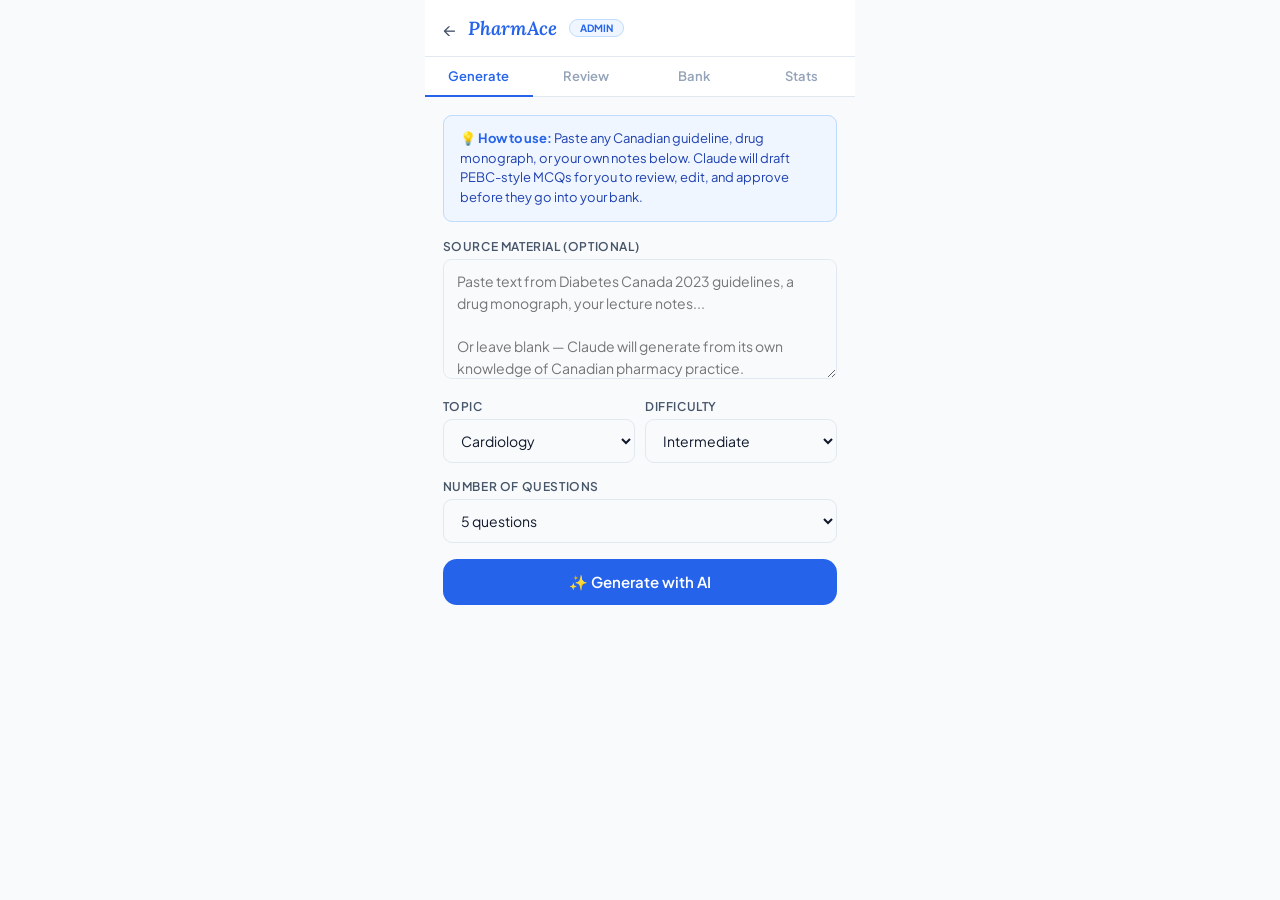
<file: pharmace4 4/admin.html>
<!DOCTYPE html>
<html lang="en">
<head>
  <meta charset="UTF-8"/>
  <meta name="viewport" content="width=device-width,initial-scale=1.0,maximum-scale=1.0"/>
  <meta name="theme-color" content="#ffffff"/>
  <meta name="apple-mobile-web-app-capable" content="yes"/>
  <title>PharmAce – Admin</title>
  <link rel="stylesheet" href="css/style.css"/>
  <style>
    .admin-header { background: #fff; border-bottom: 1px solid var(--border); padding: 1rem 1.1rem; display: flex; align-items: center; gap: 12px; }
    .admin-back { color: var(--text2); font-size: 18px; text-decoration: none; }
    .admin-logo { font-family: 'Lora', serif; font-size: 19px; font-style: italic; color: var(--blue); font-weight: 600; }
    .admin-badge { font-size: 10px; font-weight: 700; background: var(--blue-light); color: var(--blue); border: 1px solid var(--blue-mid); border-radius: 20px; padding: 2px 10px; }

    .admin-tabs { display: flex; background: #fff; border-bottom: 1px solid var(--border); }
    .atab { flex: 1; text-align: center; padding: 11px 6px; font-size: 13px; font-weight: 600; color: var(--text3); cursor: pointer; border-bottom: 2px solid transparent; margin-bottom: -1px; transition: all 0.15s; font-family: 'Plus Jakarta Sans', sans-serif; background: none; border-top: none; border-left: none; border-right: none; }
    .atab.active { color: var(--blue); border-bottom-color: var(--blue); }

    .tab-panel { display: none; padding: 1.1rem; padding-bottom: 2rem; }
    .tab-panel.active { display: block; }

    .gen-tip { background: var(--blue-light); border: 1px solid var(--blue-mid); border-radius: var(--radius-sm); padding: 0.85rem 1rem; margin-bottom: 1.1rem; font-size: 13px; color: #1e40af; line-height: 1.5; }
    .gen-tip strong { color: var(--blue); }

    .q-card { background: #fff; border: 1.5px solid var(--border); border-radius: var(--radius); padding: 1.1rem; margin-bottom: 10px; box-shadow: var(--shadow); }
    .q-card.approved { border-color: var(--green); }
    .q-card.rejected { opacity: 0.35; border-style: dashed; }
    .q-card-head { display: flex; gap: 6px; flex-wrap: wrap; margin-bottom: 0.75rem; }
    .q-stem { font-family: 'Lora', serif; font-size: 14px; line-height: 1.6; color: var(--text); margin-bottom: 0.75rem; }
    .q-opts { list-style: none; display: flex; flex-direction: column; gap: 5px; margin-bottom: 0.75rem; }
    .q-opts li { font-size: 12px; color: var(--text2); padding: 6px 9px; border-radius: var(--radius-xs); border: 1px solid var(--border); display: flex; gap: 7px; line-height: 1.4; }
    .q-opts li.correct-opt { border-color: var(--green); color: var(--green); background: var(--green-light); }
    .q-exp { font-size: 12px; color: #166534; line-height: 1.55; background: var(--green-light); padding: 8px 10px; border-radius: var(--radius-xs); margin-bottom: 0.75rem; border-left: 2.5px solid var(--green); }
    .q-ref { font-size: 11px; color: var(--text3); font-style: italic; margin-bottom: 0.75rem; }
    .q-actions { display: flex; gap: 7px; flex-wrap: wrap; }

    .admin-stat-grid { display: grid; grid-template-columns: 1fr 1fr; gap: 9px; margin-bottom: 1.25rem; }
    .admin-stat { background: var(--bg2); border: 1px solid var(--border); border-radius: var(--radius-sm); padding: 1rem; }
    .admin-stat-val { font-family: 'Lora', serif; font-size: 2rem; color: var(--text); display: block; }
    .admin-stat-label { font-size: 12px; color: var(--text3); }

    .empty-state { text-align: center; padding: 2.5rem 1rem; color: var(--text3); }
    .empty-state .icon { font-size: 2.5rem; display: block; margin-bottom: 0.75rem; }

    .filter-row { display: flex; gap: 7px; overflow-x: auto; margin-bottom: 1rem; padding-bottom: 3px; scrollbar-width: none; }
    .filter-row::-webkit-scrollbar { display: none; }

    .edit-area { width: 100%; min-height: 60px; font-size: 13px; font-family: 'Plus Jakarta Sans', sans-serif; border: 1.5px solid var(--blue); border-radius: var(--radius-xs); padding: 8px 10px; background: #fff; color: var(--text); resize: vertical; line-height: 1.5; margin: 5px 0; }

    .row2 { display: grid; grid-template-columns: 1fr 1fr; gap: 10px; }
  </style>
</head>
<body style="background:var(--bg2);">

<div class="admin-header">
  <a href="index.html" class="admin-back">←</a>
  <div class="admin-logo">PharmAce</div>
  <div class="admin-badge">ADMIN</div>
</div>

<div class="admin-tabs">
  <button class="atab active" onclick="switchTab('generate')">Generate</button>
  <button class="atab" onclick="switchTab('review')">Review <span id="pending-count"></span></button>
  <button class="atab" onclick="switchTab('bank')">Bank</button>
  <button class="atab" onclick="switchTab('stats')">Stats</button>
</div>

<!-- GENERATE -->
<div class="tab-panel active" id="tab-generate">
  <div class="gen-tip">💡 <strong>How to use:</strong> Paste any Canadian guideline, drug monograph, or your own notes below. Claude will draft PEBC-style MCQs for you to review, edit, and approve before they go into your bank.</div>

  <div class="form-group">
    <label>Source material (optional)</label>
    <textarea id="source-text" placeholder="Paste text from Diabetes Canada 2023 guidelines, a drug monograph, your lecture notes...&#10;&#10;Or leave blank — Claude will generate from its own knowledge of Canadian pharmacy practice."></textarea>
  </div>

  <div class="row2">
    <div class="form-group">
      <label>Topic</label>
      <select id="gen-topic">
        <option>Cardiology</option><option>Endocrinology</option><option>Infectious disease</option>
        <option>Psychiatry</option><option>Nephrology</option><option>Respirology</option>
        <option>Neurology</option><option>Gastroenterology</option><option>Pharmacokinetics</option>
        <option>Women's health</option><option>Dermatology</option><option>Rheumatology</option>
        <option>Vaccines</option><option>Pharmacy practice</option><option>Pharmacology</option><option>Jurisprudence</option>
      </select>
    </div>
    <div class="form-group">
      <label>Difficulty</label>
      <select id="gen-diff">
        <option>Introductory</option><option selected>Intermediate</option><option>Advanced</option>
      </select>
    </div>
  </div>

  <div class="form-group">
    <label>Number of questions</label>
    <select id="gen-count">
      <option value="3">3 questions (quick)</option>
      <option value="5" selected>5 questions</option>
      <option value="8">8 questions</option>
      <option value="10">10 questions</option>
    </select>
  </div>

  <button class="btn btn-blue" id="gen-btn" onclick="generateQuestions()">✨ Generate with AI</button>
  <div class="loading-bar" id="loading-bar"><div class="loading-fill" id="loading-fill"></div></div>
  <p class="status-msg" id="gen-status"></p>
  <div id="preview-area" style="margin-top:0.5rem;"></div>
</div>

<!-- REVIEW -->
<div class="tab-panel" id="tab-review">
  <div style="display:flex;justify-content:space-between;align-items:center;margin-bottom:1rem;">
    <div style="font-size:13px;font-weight:700;color:var(--text);">Pending review</div>
    <button class="btn btn-green btn-sm" onclick="approveAll()">Approve all</button>
  </div>
  <div id="review-area">
    <div class="empty-state"><span class="icon">📋</span>No questions pending.<br/>Generate some first.</div>
  </div>
</div>

<!-- BANK -->
<div class="tab-panel" id="tab-bank">
  <div class="filter-row" id="bank-filter"></div>
  <div id="bank-area">
    <div class="empty-state"><span class="icon">🗄️</span>Your question bank is empty.<br/>Approve questions to add them here.</div>
  </div>
</div>

<!-- STATS -->
<div class="tab-panel" id="tab-stats">
  <div class="admin-stat-grid">
    <div class="admin-stat"><span class="admin-stat-val" id="s-total">0</span><div class="admin-stat-label">Approved questions</div></div>
    <div class="admin-stat"><span class="admin-stat-val" id="s-pending">0</span><div class="admin-stat-label">Pending review</div></div>
    <div class="admin-stat"><span class="admin-stat-val" id="s-rejected">0</span><div class="admin-stat-label">Rejected</div></div>
    <div class="admin-stat"><span class="admin-stat-val" id="s-topics">0</span><div class="admin-stat-label">Topics covered</div></div>
  </div>
  <div style="font-size:12px;font-weight:700;color:var(--text3);text-transform:uppercase;letter-spacing:.06em;margin-bottom:0.75rem;">Questions by topic</div>
  <div id="topic-breakdown"></div>
</div>

<script>
let pendingQs = [], approvedQs = [], rejectedCount = 0;

function switchTab(tab) {
  document.querySelectorAll('.atab').forEach((t,i) => t.classList.toggle('active', ['generate','review','bank','stats'][i]===tab));
  document.querySelectorAll('.tab-panel').forEach(p => p.classList.remove('active'));
  document.getElementById('tab-'+tab).classList.add('active');
  if(tab==='review') renderReview();
  if(tab==='bank') renderBank();
  if(tab==='stats') renderStats();
}

async function generateQuestions() {
  const source = document.getElementById('source-text').value.trim();
  const topic = document.getElementById('gen-topic').value;
  const diff = document.getElementById('gen-diff').value;
  const count = document.getElementById('gen-count').value;
  const btn = document.getElementById('gen-btn');
  const bar = document.getElementById('loading-bar');
  const fill = document.getElementById('loading-fill');
  const status = document.getElementById('gen-status');
  const preview = document.getElementById('preview-area');

  btn.disabled = true; bar.classList.add('active'); preview.innerHTML = '';
  status.textContent = 'Sending to Claude AI...';

  let prog = 0;
  const tick = setInterval(() => { prog = Math.min(prog + Math.random()*10, 88); fill.style.width = prog+'%'; }, 400);

  const sys = `You are a Canadian pharmacy educator creating PEBC-style MCQ questions. Generate exactly ${count} clinical multiple choice questions.

CRITICAL: Return ONLY a valid JSON array. No markdown, no backticks, no preamble. Each object must have exactly:
- "question": string (clinical vignette, Canadian context, 1-3 sentences)
- "options": array of exactly 4 strings (one correct, 3 plausible distractors)
- "correct": integer 0-3 (index of correct answer)
- "explanation": string (2-3 sentences: why correct is right, why key distractor is wrong)
- "ref": string (Canadian guideline or reputable Canadian reference)
- "topic": "${topic}"
- "difficulty": "${diff}"

Questions must reflect Canadian pharmacy practice, Canadian guidelines (Diabetes Canada, CCS, SOGC, Health Canada), and PEBC Evaluating Exam standard.`;

  const user = source
    ? `Source material:\n\n${source}\n\nGenerate ${count} ${diff.toLowerCase()} ${topic} MCQs based on this Canadian pharmacy content.`
    : `Generate ${count} ${diff.toLowerCase()} ${topic} MCQs for PEBC exam preparation, using Canadian guidelines and practice standards.`;

  try {
    const r = await fetch('https://api.anthropic.com/v1/messages', {
      method: 'POST',
      headers: { 'Content-Type': 'application/json' },
      body: JSON.stringify({
        model: 'claude-sonnet-4-20250514',
        max_tokens: 1000,
        system: sys,
        messages: [{ role: 'user', content: user }]
      })
    });
    clearInterval(tick); fill.style.width = '100%';
    const data = await r.json();
    const raw = data.content[0].text.replace(/```json|```/g,'').trim();
    const qs = JSON.parse(raw);
    const stamped = qs.map((q,i) => ({...q, id: Date.now()+i, status:'pending'}));
    pendingQs = [...pendingQs, ...stamped];
    status.textContent = `✓ ${qs.length} questions generated — review below or in the Review tab.`;
    preview.innerHTML = '<div class="divider"></div>';
    stamped.forEach(q => preview.appendChild(buildCard(q, true)));
    updateBadge();
  } catch(e) {
    clearInterval(tick);
    status.textContent = '⚠ Error generating. Please check your connection and try again.';
    console.error(e);
  }

  btn.disabled = false;
  setTimeout(() => { bar.classList.remove('active'); fill.style.width='0%'; }, 800);
}

function buildCard(q, showActions) {
  const div = document.createElement('div');
  div.className = 'q-card' + (q.status==='approved'?' approved':q.status==='rejected'?' rejected':'');
  div.id = 'qc-'+q.id;
  const letters = ['A','B','C','D'];
  const optsHtml = q.options.map((o,i)=>`<li class="${i===q.correct?'correct-opt':''}">${letters[i]}. ${o}</li>`).join('');
  const statusBadge = q.status==='approved'?'<span class="badge badge-green">Approved</span>':q.status==='rejected'?'<span class="badge badge-red">Rejected</span>':'';
  const actHtml = showActions && q.status==='pending' ? `
    <div class="q-actions" id="qa-${q.id}">
      <button class="btn btn-sm" style="background:var(--green-light);color:var(--green);border:1px solid var(--green-mid);" onclick="approveQ(${q.id})">✓ Approve</button>
      <button class="btn btn-sm btn-ghost" onclick="editQ(${q.id})">✏ Edit</button>
      <button class="btn btn-sm" style="background:var(--red-light);color:var(--red);border:1px solid #fecaca;" onclick="rejectQ(${q.id})">✕ Reject</button>
    </div>` : '';
  div.innerHTML = `
    <div class="q-card-head">
      <span class="badge badge-blue">${q.topic}</span>
      <span class="badge badge-amber">${q.difficulty}</span>
      ${statusBadge}
    </div>
    <p class="q-stem">${q.question}</p>
    <ul class="q-opts">${optsHtml}</ul>
    <div class="q-exp">${q.explanation}</div>
    <p class="q-ref">📖 ${q.ref}</p>
    ${actHtml}
    <div id="edit-${q.id}"></div>`;
  return div;
}

function approveQ(id) {
  const q = pendingQs.find(q=>q.id===id); if(!q) return;
  q.status='approved'; approvedQs.push(q);
  const card=document.getElementById('qc-'+id);
  if(card){card.classList.add('approved');const a=document.getElementById('qa-'+id);if(a)a.outerHTML='';}
  updateBadge();
}

function rejectQ(id) {
  const q = pendingQs.find(q=>q.id===id); if(!q) return;
  q.status='rejected'; rejectedCount++;
  const card=document.getElementById('qc-'+id);
  if(card){card.classList.add('rejected');const a=document.getElementById('qa-'+id);if(a)a.outerHTML='';}
  updateBadge();
}

function editQ(id) {
  const q = pendingQs.find(q=>q.id===id); if(!q) return;
  const el = document.getElementById('edit-'+id);
  if(el.innerHTML){el.innerHTML='';return;}
  el.innerHTML=`
    <div class="divider"></div>
    <label style="font-size:11px;font-weight:700;color:var(--text2);text-transform:uppercase;letter-spacing:.06em;">Edit question</label>
    <textarea class="edit-area" id="et-${id}">${q.question}</textarea>
    <label style="font-size:11px;font-weight:700;color:var(--text2);text-transform:uppercase;letter-spacing:.06em;">Edit explanation</label>
    <textarea class="edit-area" id="ee-${id}">${q.explanation}</textarea>
    <div style="display:flex;gap:8px;margin-top:6px;">
      <button class="btn btn-blue btn-sm" onclick="saveEdit(${id})">Save</button>
      <button class="btn btn-ghost btn-sm" onclick="document.getElementById('edit-${id}').innerHTML=''">Cancel</button>
    </div>`;
}

function saveEdit(id) {
  const q = pendingQs.find(q=>q.id===id); if(!q) return;
  q.question=document.getElementById('et-'+id).value;
  q.explanation=document.getElementById('ee-'+id).value;
  const card=document.getElementById('qc-'+id);
  if(card){card.querySelector('.q-stem').textContent=q.question;card.querySelector('.q-exp').textContent=q.explanation;document.getElementById('edit-'+id).innerHTML='';}
}

function approveAll() {
  pendingQs.filter(q=>q.status==='pending').forEach(q=>{q.status='approved';approvedQs.push(q);});
  updateBadge(); renderReview();
}

function renderReview() {
  const area=document.getElementById('review-area');
  const pending=pendingQs.filter(q=>q.status==='pending');
  if(!pending.length){area.innerHTML='<div class="empty-state"><span class="icon">📋</span>No questions pending.<br/>Generate some first.</div>';return;}
  area.innerHTML='';
  pending.forEach(q=>area.appendChild(buildCard(q,true)));
}

function renderBank() {
  const area=document.getElementById('bank-area');
  const fRow=document.getElementById('bank-filter');
  const topics=[...new Set(approvedQs.map(q=>q.topic))];
  fRow.innerHTML='<button class="chip active" onclick="filterBank(\'all\',this)">All</button>'+
    topics.map(t=>`<button class="chip" onclick="filterBank('${t}',this)">${t}</button>`).join('');
  if(!approvedQs.length){area.innerHTML='<div class="empty-state"><span class="icon">🗄️</span>Your bank is empty.<br/>Approve questions to add them here.</div>';return;}
  area.innerHTML='';
  approvedQs.forEach(q=>area.appendChild(buildCard(q,false)));
}

function filterBank(topic, el) {
  document.querySelectorAll('#bank-filter .chip').forEach(c=>c.classList.remove('active'));
  el.classList.add('active');
  const area=document.getElementById('bank-area');
  area.innerHTML='';
  const qs=topic==='all'?approvedQs:approvedQs.filter(q=>q.topic===topic);
  if(!qs.length){area.innerHTML='<div class="empty-state" style="padding:2rem;"><span>No approved questions for this topic yet.</span></div>';return;}
  qs.forEach(q=>area.appendChild(buildCard(q,false)));
}

function renderStats() {
  document.getElementById('s-total').textContent=approvedQs.length;
  document.getElementById('s-rejected').textContent=rejectedCount;
  document.getElementById('s-pending').textContent=pendingQs.filter(q=>q.status==='pending').length;
  const topics=[...new Set(approvedQs.map(q=>q.topic))];
  document.getElementById('s-topics').textContent=topics.length;
  const bd=document.getElementById('topic-breakdown');
  if(!topics.length){bd.innerHTML='<p style="font-size:13px;color:var(--text3);">No data yet.</p>';return;}
  bd.innerHTML=topics.map(t=>{
    const c=approvedQs.filter(q=>q.topic===t).length;
    const p=Math.round((c/approvedQs.length)*100);
    return `<div style="display:flex;align-items:center;gap:10px;padding:8px 0;border-bottom:1px solid var(--border);">
      <span style="font-size:13px;color:var(--text);flex:1;">${t}</span>
      <div style="width:80px;height:4px;background:var(--bg3);border-radius:2px;"><div style="width:${p}%;height:100%;background:var(--blue);border-radius:2px;"></div></div>
      <span style="font-size:13px;font-weight:700;color:var(--blue);width:28px;text-align:right;">${c}</span>
    </div>`;
  }).join('');
}

function updateBadge() {
  const c=pendingQs.filter(q=>q.status==='pending').length;
  document.getElementById('pending-count').textContent=c?`(${c})`:'';
}
</script>
</body>
</html>
</file>
<file: pharmace4 4/css/style.css>
@import url('https://fonts.googleapis.com/css2?family=Plus+Jakarta+Sans:wght@400;500;600;700&family=Lora:ital,wght@0,600;1,500&display=swap');

:root {
  --bg: #ffffff;
  --bg2: #f8fafc;
  --bg3: #f1f5f9;
  --border: #e2e8f0;
  --border2: #cbd5e1;
  --text: #0f172a;
  --text2: #475569;
  --text3: #94a3b8;
  --blue: #2563eb;
  --blue-light: #eff6ff;
  --blue-mid: #bfdbfe;
  --green: #16a34a;
  --green-light: #f0fdf4;
  --green-mid: #bbf7d0;
  --red: #dc2626;
  --red-light: #fef2f2;
  --amber: #d97706;
  --amber-light: #fffbeb;
  --purple: #7c3aed;
  --purple-light: #f5f3ff;
  --radius: 14px;
  --radius-sm: 9px;
  --radius-xs: 6px;
  --shadow: 0 1px 3px rgba(0,0,0,0.06), 0 1px 2px rgba(0,0,0,0.04);
}

* { box-sizing: border-box; margin: 0; padding: 0; -webkit-tap-highlight-color: transparent; }
html { font-size: 16px; scroll-behavior: smooth; }
body {
  font-family: 'Plus Jakarta Sans', sans-serif;
  background: #f1f5f9;
  color: var(--text);
  max-width: 430px;
  margin: 0 auto;
  min-height: 100vh;
  position: relative;
}

/* TYPOGRAPHY */
h1, h2 { font-family: 'Lora', serif; }
h1 { font-size: 1.9rem; line-height: 1.2; }
h2 { font-size: 1.3rem; line-height: 1.3; }
p { color: var(--text2); line-height: 1.65; }

/* LAYOUT */
.screen { display: none; flex-direction: column; min-height: 100vh; background: var(--bg); }
.screen.active { display: flex; }
.content { padding: 0 1.1rem; }
.pb-nav { padding-bottom: 80px; }

/* BUTTONS */
.btn {
  font-family: 'Plus Jakarta Sans', sans-serif;
  font-size: 15px; font-weight: 600;
  padding: 13px 20px;
  border-radius: var(--radius);
  border: none; cursor: pointer;
  transition: all 0.18s; display: flex;
  align-items: center; justify-content: center;
  gap: 8px; width: 100%; text-decoration: none;
}
.btn-blue { background: var(--blue); color: #fff; }
.btn-blue:hover { background: #1d4ed8; transform: translateY(-1px); }
.btn-outline { background: #fff; color: var(--blue); border: 1.5px solid var(--blue); }
.btn-outline:hover { background: var(--blue-light); }
.btn-ghost { background: var(--bg2); color: var(--text); border: 1px solid var(--border); }
.btn-ghost:hover { border-color: var(--border2); }
.btn-green { background: var(--green); color: #fff; }
.btn-sm { padding: 8px 14px; font-size: 13px; width: auto; border-radius: var(--radius-sm); }
.btn:disabled { opacity: 0.45; cursor: not-allowed; transform: none !important; }

/* CARDS */
.card { background: #fff; border: 1px solid var(--border); border-radius: var(--radius); padding: 1.1rem 1.15rem; box-shadow: var(--shadow); }

/* BADGES */
.badge { font-size: 11px; font-weight: 700; padding: 3px 9px; border-radius: 20px; letter-spacing: 0.04em; }
.badge-blue { background: var(--blue-light); color: var(--blue); }
.badge-green { background: var(--green-light); color: var(--green); }
.badge-red { background: var(--red-light); color: var(--red); }
.badge-amber { background: var(--amber-light); color: var(--amber); }
.badge-purple { background: var(--purple-light); color: var(--purple); }

/* PROGRESS */
.prog-track { height: 5px; background: var(--bg3); border-radius: 4px; overflow: hidden; }
.prog-fill { height: 100%; background: linear-gradient(90deg, var(--blue), #60a5fa); border-radius: 4px; transition: width 0.4s ease; }

/* FORMS */
input, select, textarea {
  width: 100%; background: var(--bg2); border: 1.5px solid var(--border);
  border-radius: var(--radius-sm); color: var(--text);
  font-family: 'Plus Jakarta Sans', sans-serif; font-size: 14px;
  padding: 11px 13px; transition: border-color 0.2s;
}
input:focus, select:focus, textarea:focus { outline: none; border-color: var(--blue); background: #fff; }
input::placeholder { color: var(--text3); }
textarea { min-height: 120px; resize: vertical; line-height: 1.55; }
label { font-size: 12px; font-weight: 600; color: var(--text2); display: block; margin-bottom: 5px; text-transform: uppercase; letter-spacing: 0.05em; }
.form-group { margin-bottom: 1rem; }

/* STAT CARDS */
.stat-grid { display: grid; grid-template-columns: repeat(3, 1fr); gap: 9px; }
.stat-card { background: var(--bg2); border: 1px solid var(--border); border-radius: var(--radius-sm); padding: 0.85rem; text-align: center; }
.stat-val { font-family: 'Lora', serif; font-size: 24px; color: var(--text); display: block; }
.stat-label { font-size: 11px; color: var(--text3); margin-top: 2px; }

/* BOTTOM NAV */
.bottom-nav {
  position: fixed; bottom: 0; left: 50%; transform: translateX(-50%);
  width: 100%; max-width: 430px;
  background: #fff; border-top: 1px solid var(--border);
  display: flex; padding: 8px 0 20px; z-index: 100; box-shadow: 0 -1px 8px rgba(0,0,0,0.05);
}
.nav-btn {
  flex: 1; display: flex; flex-direction: column; align-items: center; gap: 3px;
  font-size: 11px; font-weight: 600; color: var(--text3);
  border: none; background: none; cursor: pointer; padding: 4px 0;
  font-family: 'Plus Jakarta Sans', sans-serif; transition: color 0.15s;
}
.nav-btn.active { color: var(--blue); }
.nav-btn i { font-size: 21px; }

/* TOP HEADER */
.top-header { background: #fff; border-bottom: 1px solid var(--border); padding: 1rem 1.1rem 0.85rem; display: flex; align-items: center; justify-content: space-between; }
.brand { font-family: 'Lora', serif; font-size: 20px; font-style: italic; color: var(--blue); font-weight: 600; }

/* CHIPS */
.chips { display: flex; gap: 7px; overflow-x: auto; scrollbar-width: none; padding-bottom: 2px; }
.chips::-webkit-scrollbar { display: none; }
.chip { font-size: 12px; font-weight: 600; padding: 6px 14px; border-radius: 20px; border: 1.5px solid var(--border); background: #fff; color: var(--text2); cursor: pointer; font-family: 'Plus Jakarta Sans', sans-serif; white-space: nowrap; transition: all 0.15s; }
.chip.active { background: var(--blue); color: #fff; border-color: var(--blue); }

/* DIVIDER */
.divider { height: 1px; background: var(--border); margin: 1rem 0; }

/* ANIMATIONS */
@keyframes fadeUp { from { opacity: 0; transform: translateY(12px); } to { opacity: 1; transform: translateY(0); } }
.fade-up { animation: fadeUp 0.3s ease forwards; }

/* SECTION TITLE */
.section-head { display: flex; align-items: center; justify-content: space-between; margin-bottom: 0.75rem; }
.section-title { font-size: 13px; font-weight: 700; color: var(--text3); text-transform: uppercase; letter-spacing: 0.06em; }

/* LOADING */
.loading-bar { height: 3px; background: var(--border); border-radius: 2px; overflow: hidden; display: none; margin: 0.75rem 0; }
.loading-bar.active { display: block; }
.loading-fill { height: 100%; background: linear-gradient(90deg, var(--blue), #60a5fa); width: 0%; transition: width 0.3s ease; border-radius: 2px; }
.status-msg { font-size: 13px; color: var(--text2); font-style: italic; min-height: 18px; }

/* MODAL OVERLAY */
.modal-overlay { position: fixed; inset: 0; background: rgba(15,23,42,0.7); z-index: 200; display: none; align-items: flex-end; justify-content: center; }
.modal-overlay.open { display: flex; }
.modal { background: #fff; border-radius: var(--radius) var(--radius) 0 0; padding: 1.25rem 1.1rem 2.5rem; width: 100%; max-width: 430px; animation: slideUp 0.28s ease; }
@keyframes slideUp { from { transform: translateY(50px); opacity: 0; } to { transform: translateY(0); opacity: 1; } }
.modal-handle { width: 36px; height: 3px; background: var(--border2); border-radius: 2px; margin: 0 auto 1.25rem; }
</file>
